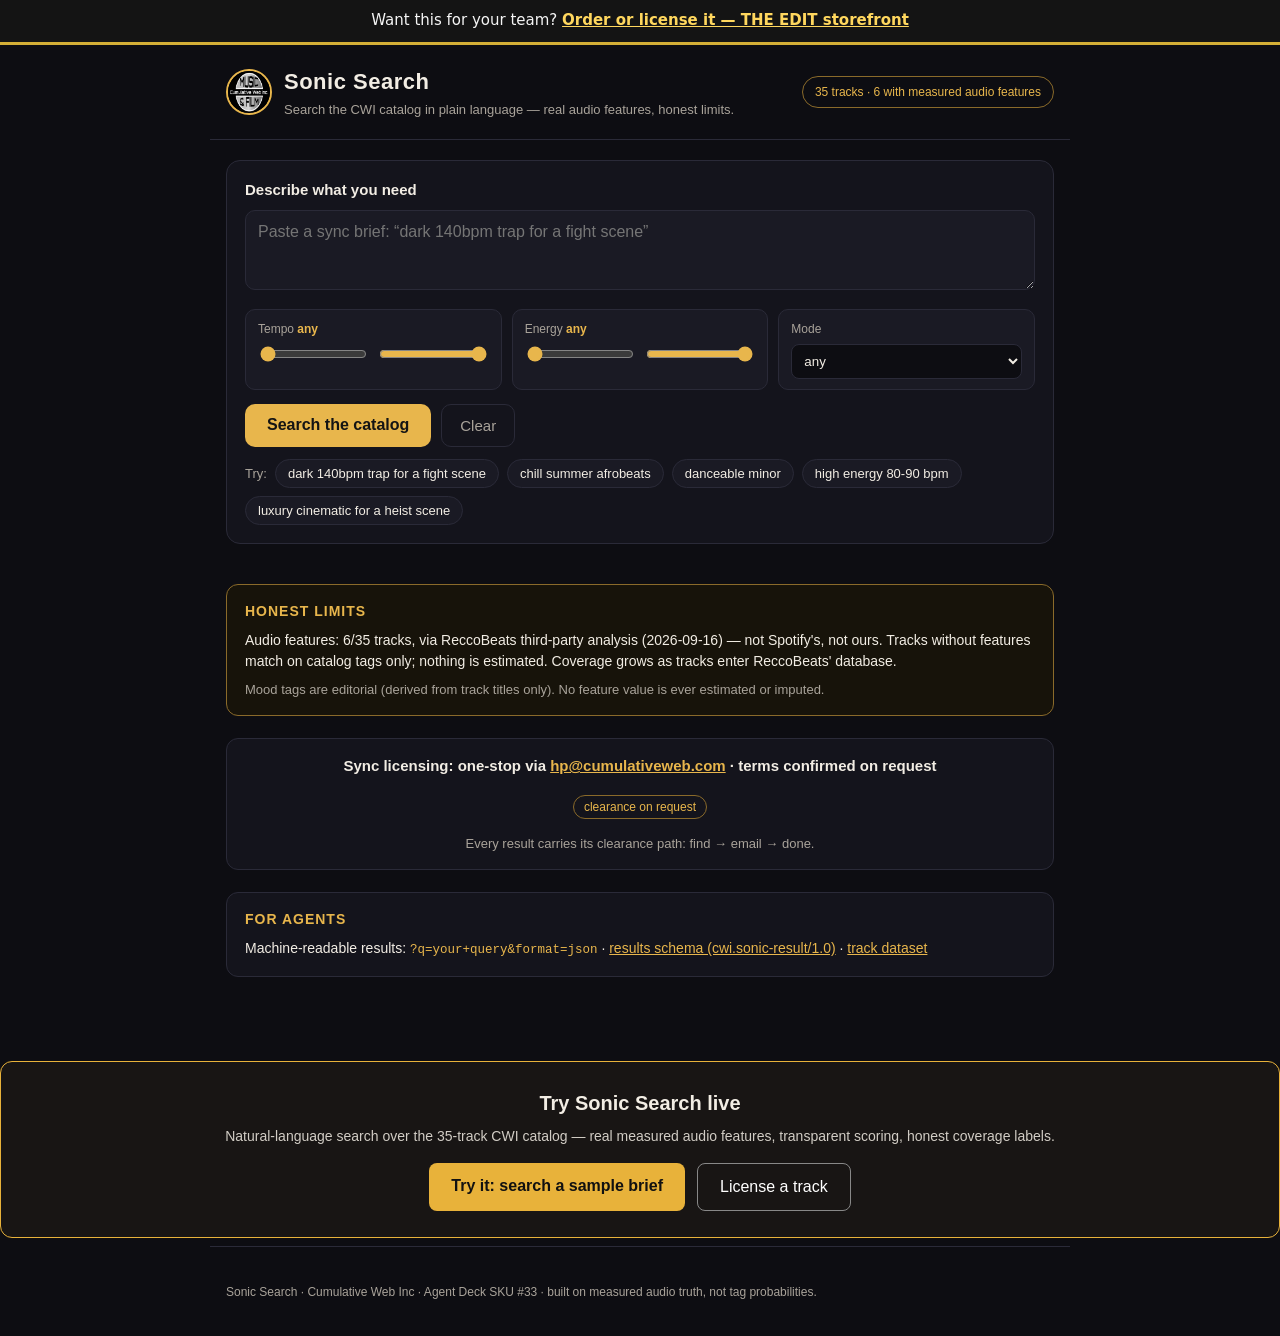
<file: index.html>
<!DOCTYPE html>
<html lang="en">
<head>
<meta charset="utf-8">
<meta name="viewport" content="width=device-width, initial-scale=1">
<title>Sonic Search — natural-language search over the CWI catalog</title>
<meta name="description" content="Search the Cumulative Web Inc music catalog in plain language: paste a sync brief, set numeric filters, get ranked tracks with transparent, value-cited scoring.">
<link rel="stylesheet" href="styles.css">
<script src="https://cumulativewebinc.github.io/cwi-i18n/i18n.js" data-app="sonic-search"></script>
<link rel="canonical" href="https://cumulativewebinc.github.io/cwi-sonic-search/">
<meta property="og:type" content="website">
<meta property="og:site_name" content="Cumulative Web Inc">
<meta property="og:title" content="Sonic Search — Cumulative Web Inc">
<meta property="og:description" content="Natural-language search over the 35-track CWI catalog — real measured audio features, transparent scoring, honest coverage labels.">
<meta property="og:url" content="https://cumulativewebinc.github.io/cwi-sonic-search/">
<meta property="og:image" content="https://cumulativewebinc.github.io/cwi-sonic-search/brand/logo.jpg">
<meta name="twitter:card" content="summary_large_image">
<meta name="twitter:title" content="Sonic Search — Cumulative Web Inc">
<meta name="twitter:description" content="Natural-language search over the 35-track CWI catalog — real measured audio features, transparent scoring, honest coverage labels.">
<meta name="twitter:image" content="https://cumulativewebinc.github.io/cwi-sonic-search/brand/logo.jpg">
<script type="application/ld+json">
{
  "@context": "https://schema.org",
  "@type": "SoftwareApplication",
  "name": "Sonic Search (#33)",
  "url": "https://cumulativewebinc.github.io/cwi-sonic-search/",
  "applicationCategory": "MultimediaApplication",
  "operatingSystem": "Web",
  "author": {
    "@type": "Organization",
    "name": "Cumulative Web Inc",
    "url": "https://cumulativeweb.com/"
  },
  "description": "Natural-language search over the 35-track CWI catalog with numeric audio-feature chips; real audio features on 6 of 35 tracks.",
  "schema_version": "1.0.0"
}
</script>
</head>
<body>
<!-- CWI-STORE-CTA -->
<div style="background:#141414;color:#f5f5f5;text-align:center;padding:10px 16px;font-family:system-ui,-apple-system,'Segoe UI',sans-serif;font-size:15px;line-height:1.45;border-bottom:3px solid #d4af37">Want this for your team? <a href="https://cumulativewebinc.github.io/cwi-edit/" style="color:#ffd75e;font-weight:700;text-decoration:underline">Order or license it — THE EDIT storefront</a></div>
<header class="site-header">
  <div class="brand">
    <img class="brand-badge" src="brand/logo.jpg" alt="Cumulative Web Inc">
    <div>
      <h1 data-i18n="app.title">Sonic Search</h1>
      <p class="tagline" data-i18n="app.tagline">Search the CWI catalog in plain language — real audio features, honest limits.</p>
    </div>
  </div>
  <div class="coverage-pill" data-i18n="app.coverage">35 tracks · 6 with measured audio features</div>
</header>

<main>
  <section class="search-panel">
    <label class="big-label" for="q" data-i18n="search.label">Describe what you need</label>
    <textarea id="q" rows="3" data-i18n-ph="search.placeholder"
      placeholder="Paste a sync brief: “dark 140bpm trap for a fight scene”"></textarea>

    <div class="chips">
      <div class="chip">
        <label for="tempoMin">Tempo <span id="tempoVal">any</span></label>
        <div class="sliders">
          <input type="range" id="tempoMin" min="60" max="180" step="5" value="60" aria-label="Minimum tempo (BPM)">
          <input type="range" id="tempoMax" min="60" max="180" step="5" value="180" aria-label="Maximum tempo (BPM)">
        </div>
      </div>
      <div class="chip">
        <label for="energyMin">Energy <span id="energyVal">any</span></label>
        <div class="sliders">
          <input type="range" id="energyMin" min="0" max="100" step="5" value="0" aria-label="Minimum energy">
          <input type="range" id="energyMax" min="0" max="100" step="5" value="100" aria-label="Maximum energy">
        </div>
      </div>
      <div class="chip">
        <label for="modeSel" data-i18n="search.mode">Mode</label>
        <select id="modeSel">
          <option value="" data-i18n="search.mode_any">any</option>
          <option value="minor" data-i18n="search.mode_minor">minor</option>
          <option value="major" data-i18n="search.mode_major">major</option>
        </select>
      </div>
    </div>

    <div class="actions">
      <button id="searchBtn" class="primary" data-i18n="search.button">Search the catalog</button>
      <button id="clearBtn" class="ghost" data-i18n="search.clear">Clear</button>
    </div>

    <div class="examples">
      <span class="examples-label" data-i18n="search.examples">Try:</span>
      <button class="example" data-q="dark 140bpm trap for a fight scene">dark 140bpm trap for a fight scene</button>
      <button class="example" data-q="chill summer afrobeats">chill summer afrobeats</button>
      <button class="example" data-q="danceable minor">danceable minor</button>
      <button class="example" data-q="high energy 80-90 bpm">high energy 80-90 bpm</button>
      <button class="example" data-q="luxury cinematic for a heist scene">luxury cinematic for a heist scene</button>
    </div>
  </section>

  <section id="parsedPanel" class="parsed-panel" hidden>
    <h2 data-i18n="parsed.title">What we heard</h2>
    <div id="parsedChips" class="parsed-chips"></div>
  </section>

  <section id="results" class="results" aria-live="polite"></section>

  <section class="limits-panel">
    <h2 data-i18n="limits.title">Honest limits</h2>
    <p class="limits-text">Audio features: 6/35 tracks, via ReccoBeats third-party analysis (2026-09-16) — not Spotify's, not ours. Tracks without features match on catalog tags only; nothing is estimated. Coverage grows as tracks enter ReccoBeats' database.</p>
    <p class="limits-sub" data-i18n="limits.sub">Mood tags are editorial (derived from track titles only). No feature value is ever estimated or imputed.</p>
  </section>

  <section class="clearance-panel">
    <p class="clearance-line">Sync licensing: one-stop via <a href="mailto:hp@cumulativeweb.com">hp@cumulativeweb.com</a> · terms confirmed on request</p>
    <p><span class="badge clear">clearance on request</span></p>
    <p class="clearance-note" data-i18n="clearance.note">Every result carries its clearance path: find → email → done.</p>
  </section>

  <section class="agent-panel">
    <h2 data-i18n="agent.title">For agents</h2>
    <p><span data-i18n="agent.line1">Machine-readable results:</span>
      <code>?q=<span data-i18n="agent.yourquery">your+query</span>&amp;format=json</code>
      · <a href="results.schema.json" data-i18n="agent.schema">results schema (cwi.sonic-result/1.0)</a>
      · <a href="data.json" data-i18n="agent.data">track dataset</a></p>
  </section>
</main>


<section class="os-cta" style="margin:36px 0 8px;padding:26px 20px;border:1px solid #e8b23a;border-radius:12px;text-align:center;background:rgba(232,178,58,.05)">
  <h2 style="margin:0 0 8px;font-size:20px">Try Sonic Search live</h2>
  <p style="margin:0 0 16px;font-size:14px;opacity:.85">Natural-language search over the 35-track CWI catalog — real measured audio features, transparent scoring, honest coverage labels.</p>
  <p style="margin:0;display:flex;gap:12px;justify-content:center;flex-wrap:wrap">
    <a href="https://cumulativewebinc.github.io/cwi-sonic-search/?q=dark%20trap%20fight%20scene" style="display:inline-block;background:#e8b23a;color:#111;font-weight:700;text-decoration:none;padding:11px 22px;border-radius:8px">Try it: search a sample brief</a>
    <a href="mailto:hp@cumulativeweb.com?subject=Sync%20license%20inquiry" style="display:inline-block;color:#fff;text-decoration:none;padding:11px 22px;border-radius:8px;border:1px solid #888">License a track</a>
  </p>
</section>

<footer>
  <p data-i18n="footer.line">Sonic Search · Cumulative Web Inc · Agent Deck SKU #33 · built on measured audio truth, not tag probabilities.</p>
</footer>

<script src="engine.js"></script>
<script src="app.js"></script>
</body>
</html>
</file>
<file: styles.css>
:root {
  --bg: #0d0d12;
  --bg2: #14141c;
  --card: #1a1a24;
  --line: #2a2a38;
  --text: #f2ede4;
  --muted: #a9a39a;
  --gold: #e8b64c;
  --gold-dim: #8a6a2a;
  --green: #4caf7d;
  --amber: #d98e3a;
  --mono: ui-monospace, SFMono-Regular, Menlo, Consolas, monospace;
}
* { box-sizing: border-box; }
body {
  margin: 0; background: var(--bg); color: var(--text);
  font-family: -apple-system, BlinkMacSystemFont, "Segoe UI", Inter, Roboto, sans-serif;
  line-height: 1.5;
}
main { max-width: 860px; margin: 0 auto; padding: 0 16px 48px; }

.site-header {
  max-width: 860px; margin: 0 auto; padding: 20px 16px;
  display: flex; justify-content: space-between; align-items: center; gap: 12px; flex-wrap: wrap;
  border-bottom: 1px solid var(--line);
}
.brand { display: flex; gap: 12px; align-items: center; }
.brand-badge {
  width: 46px; height: 46px; border-radius: 50%;
  border: 2px solid var(--gold);
  object-fit: cover; letter-spacing: 1px; font-size: 15px; flex: none;
}
.brand h1 { margin: 0; font-size: 22px; letter-spacing: .5px; }
.tagline { margin: 2px 0 0; color: var(--muted); font-size: 13px; }
.coverage-pill {
  font-size: 12px; color: var(--gold); border: 1px solid var(--gold-dim);
  border-radius: 999px; padding: 6px 12px; white-space: nowrap;
}

.search-panel { background: var(--bg2); border: 1px solid var(--line); border-radius: 14px; padding: 18px; margin-top: 20px; }
.big-label { font-weight: 700; font-size: 15px; display: block; margin-bottom: 8px; }
#q {
  width: 100%; background: var(--card); color: var(--text);
  border: 1px solid var(--line); border-radius: 10px; padding: 12px;
  font-size: 16px; resize: vertical; font-family: inherit;
}
#q:focus { outline: 2px solid var(--gold-dim); border-color: var(--gold); }

.chips { display: grid; grid-template-columns: 1fr 1fr 1fr; gap: 10px; margin-top: 12px; }
@media (max-width: 640px) { .chips { grid-template-columns: 1fr; } }
.chip { background: var(--card); border: 1px solid var(--line); border-radius: 10px; padding: 10px 12px; }
.chip label { font-size: 12px; color: var(--muted); display: block; margin-bottom: 6px; }
.chip label span { color: var(--gold); font-weight: 700; }
.sliders { display: flex; gap: 8px; }
.sliders input[type=range] { width: 100%; accent-color: var(--gold); }
.chip select {
  width: 100%; background: var(--bg); color: var(--text);
  border: 1px solid var(--line); border-radius: 8px; padding: 8px;
}

.actions { display: flex; gap: 10px; margin-top: 14px; }
button.primary {
  background: var(--gold); color: #141414; border: none; border-radius: 10px;
  padding: 12px 22px; font-size: 16px; font-weight: 700; cursor: pointer;
}
button.ghost {
  background: transparent; color: var(--muted); border: 1px solid var(--line);
  border-radius: 10px; padding: 12px 18px; font-size: 15px; cursor: pointer;
}
.examples { margin-top: 12px; display: flex; flex-wrap: wrap; gap: 8px; align-items: center; }
.examples-label { font-size: 13px; color: var(--muted); }
button.example {
  background: var(--card); color: var(--text); border: 1px solid var(--line);
  border-radius: 999px; padding: 6px 12px; font-size: 13px; cursor: pointer;
}
button.example:hover { border-color: var(--gold); }

.parsed-panel { margin-top: 16px; background: var(--bg2); border: 1px solid var(--line); border-radius: 12px; padding: 14px 18px; }
.parsed-panel h2 { margin: 0 0 8px; font-size: 14px; color: var(--muted); text-transform: uppercase; letter-spacing: 1px; }
.parsed-chips { display: flex; flex-wrap: wrap; gap: 8px; }
.parsed-chip {
  background: #23230f; border: 1px solid var(--gold-dim); color: var(--gold);
  border-radius: 8px; padding: 4px 10px; font-size: 13px; font-family: var(--mono);
}

.results { margin-top: 18px; display: flex; flex-direction: column; gap: 14px; }
.result-count { color: var(--muted); font-size: 14px; }
.card {
  background: var(--card); border: 1px solid var(--line); border-radius: 12px;
  padding: 16px; display: flex; flex-direction: column; gap: 10px;
}
.card.top { border-color: var(--gold-dim); }
.card-head { display: flex; justify-content: space-between; gap: 10px; align-items: flex-start; }
.card-title { margin: 0; font-size: 18px; }
.card-artist { color: var(--muted); font-size: 14px; margin: 2px 0 0; }
.rank-badge {
  background: var(--gold); color: #141414; font-weight: 800; border-radius: 8px;
  padding: 4px 10px; font-size: 14px; flex: none;
}
.score-bar { height: 8px; background: var(--bg); border-radius: 4px; overflow: hidden; }
.score-fill { height: 100%; background: linear-gradient(90deg, var(--gold-dim), var(--gold)); }
.score-num { font-family: var(--mono); font-size: 13px; color: var(--gold); }
.reason {
  font-family: var(--mono); font-size: 12.5px; color: #d8d2c6;
  background: var(--bg); border: 1px solid var(--line); border-radius: 8px; padding: 10px 12px;
}
.badges { display: flex; flex-wrap: wrap; gap: 8px; }
.badge {
  font-size: 12px; border-radius: 999px; padding: 4px 10px; border: 1px solid var(--line); color: var(--muted);
}
.badge.audio { border-color: var(--green); color: var(--green); }
.badge.tagonly { border-color: var(--amber); color: var(--amber); }
.badge.clear { border-color: var(--gold-dim); color: var(--gold); }
.card iframe { border-radius: 8px; border: none; width: 100%; height: 152px; }
.card-actions { display: flex; gap: 10px; flex-wrap: wrap; }
.card-actions a, .card-actions button {
  font-size: 13px; color: var(--gold); background: transparent; border: 1px solid var(--gold-dim);
  border-radius: 8px; padding: 6px 12px; text-decoration: none; cursor: pointer;
}
.no-audio { color: var(--muted); font-size: 13px; font-style: italic; }

.limits-panel, .clearance-panel, .agent-panel {
  margin-top: 22px; border-radius: 12px; padding: 16px 18px;
}
.limits-panel { background: #17130a; border: 1px solid var(--gold-dim); }
.limits-panel h2, .agent-panel h2 { margin: 0 0 8px; font-size: 14px; text-transform: uppercase; letter-spacing: 1px; color: var(--gold); }
.limits-text { margin: 0; font-size: 14px; }
.limits-sub { margin: 8px 0 0; font-size: 13px; color: var(--muted); }
.clearance-panel { background: var(--bg2); border: 1px solid var(--line); text-align: center; }
.clearance-line { margin: 0; font-size: 15px; font-weight: 600; }
.clearance-line a { color: var(--gold); }
.clearance-note { margin: 6px 0 0; font-size: 13px; color: var(--muted); }
.agent-panel { background: var(--bg2); border: 1px solid var(--line); }
.agent-panel p { margin: 0; font-size: 14px; }
.agent-panel code { font-family: var(--mono); font-size: 12.5px; color: var(--gold); }
.agent-panel a { color: var(--gold); }

footer { max-width: 860px; margin: 0 auto; padding: 24px 16px; color: var(--muted); font-size: 12px; border-top: 1px solid var(--line); }
.json-pre { white-space: pre-wrap; word-break: break-word; font-family: var(--mono); font-size: 12px; padding: 16px; }
</file>
